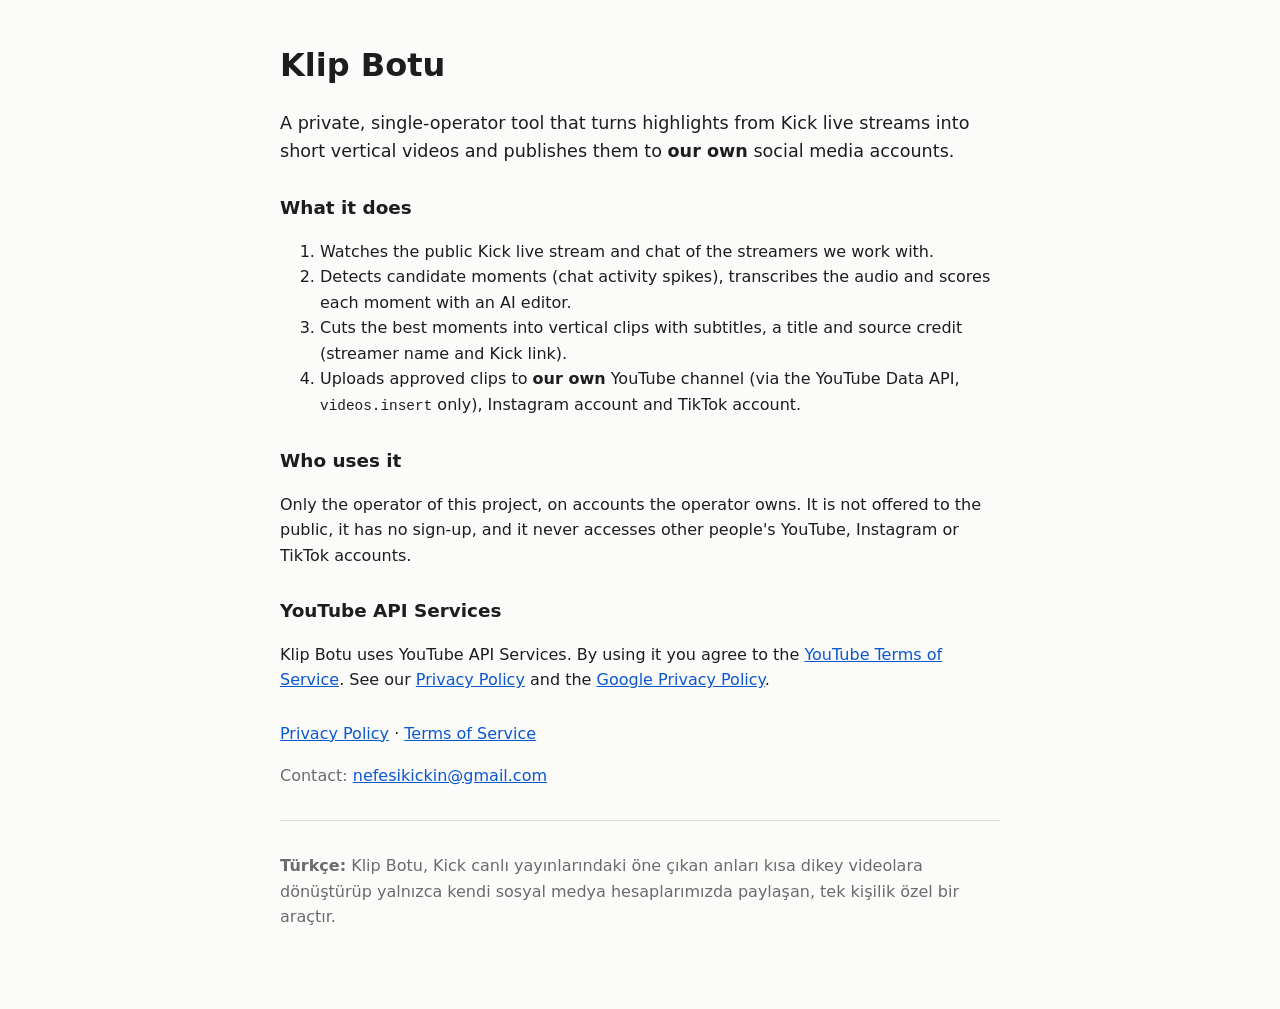
<file: index.html>
<!doctype html>
<html lang="en">
<head>
<meta charset="utf-8">
<meta name="viewport" content="width=device-width, initial-scale=1">
<title>Klip Botu</title>
<link rel="stylesheet" href="style.css">
</head>
<body>
<main>
  <h1>Klip Botu</h1>
  <p class="lead">A private, single-operator tool that turns highlights from Kick live streams into short vertical videos and publishes them to <strong>our own</strong> social media accounts.</p>

  <h2>What it does</h2>
  <ol>
    <li>Watches the public Kick live stream and chat of the streamers we work with.</li>
    <li>Detects candidate moments (chat activity spikes), transcribes the audio and scores each moment with an AI editor.</li>
    <li>Cuts the best moments into vertical clips with subtitles, a title and source credit (streamer name and Kick link).</li>
    <li>Uploads approved clips to <strong>our own</strong> YouTube channel (via the YouTube Data API, <code>videos.insert</code> only), Instagram account and TikTok account.</li>
  </ol>

  <h2>Who uses it</h2>
  <p>Only the operator of this project, on accounts the operator owns. It is not offered to the public, it has no sign-up, and it never accesses other people's YouTube, Instagram or TikTok accounts.</p>

  <h2>YouTube API Services</h2>
  <p>Klip Botu uses YouTube API Services. By using it you agree to the <a href="https://www.youtube.com/t/terms">YouTube Terms of Service</a>. See our <a href="privacy.html">Privacy Policy</a> and the <a href="https://policies.google.com/privacy">Google Privacy Policy</a>.</p>

  <nav>
    <a href="privacy.html">Privacy Policy</a> ·
    <a href="terms.html">Terms of Service</a>
  </nav>
  <p class="contact">Contact: <a href="mailto:nefesikickin@gmail.com">nefesikickin@gmail.com</a></p>

  <hr>
  <p class="tr"><strong>Türkçe:</strong> Klip Botu, Kick canlı yayınlarındaki öne çıkan anları kısa dikey videolara dönüştürüp yalnızca kendi sosyal medya hesaplarımızda paylaşan, tek kişilik özel bir araçtır.</p>
</main>
</body>
</html>
</file>
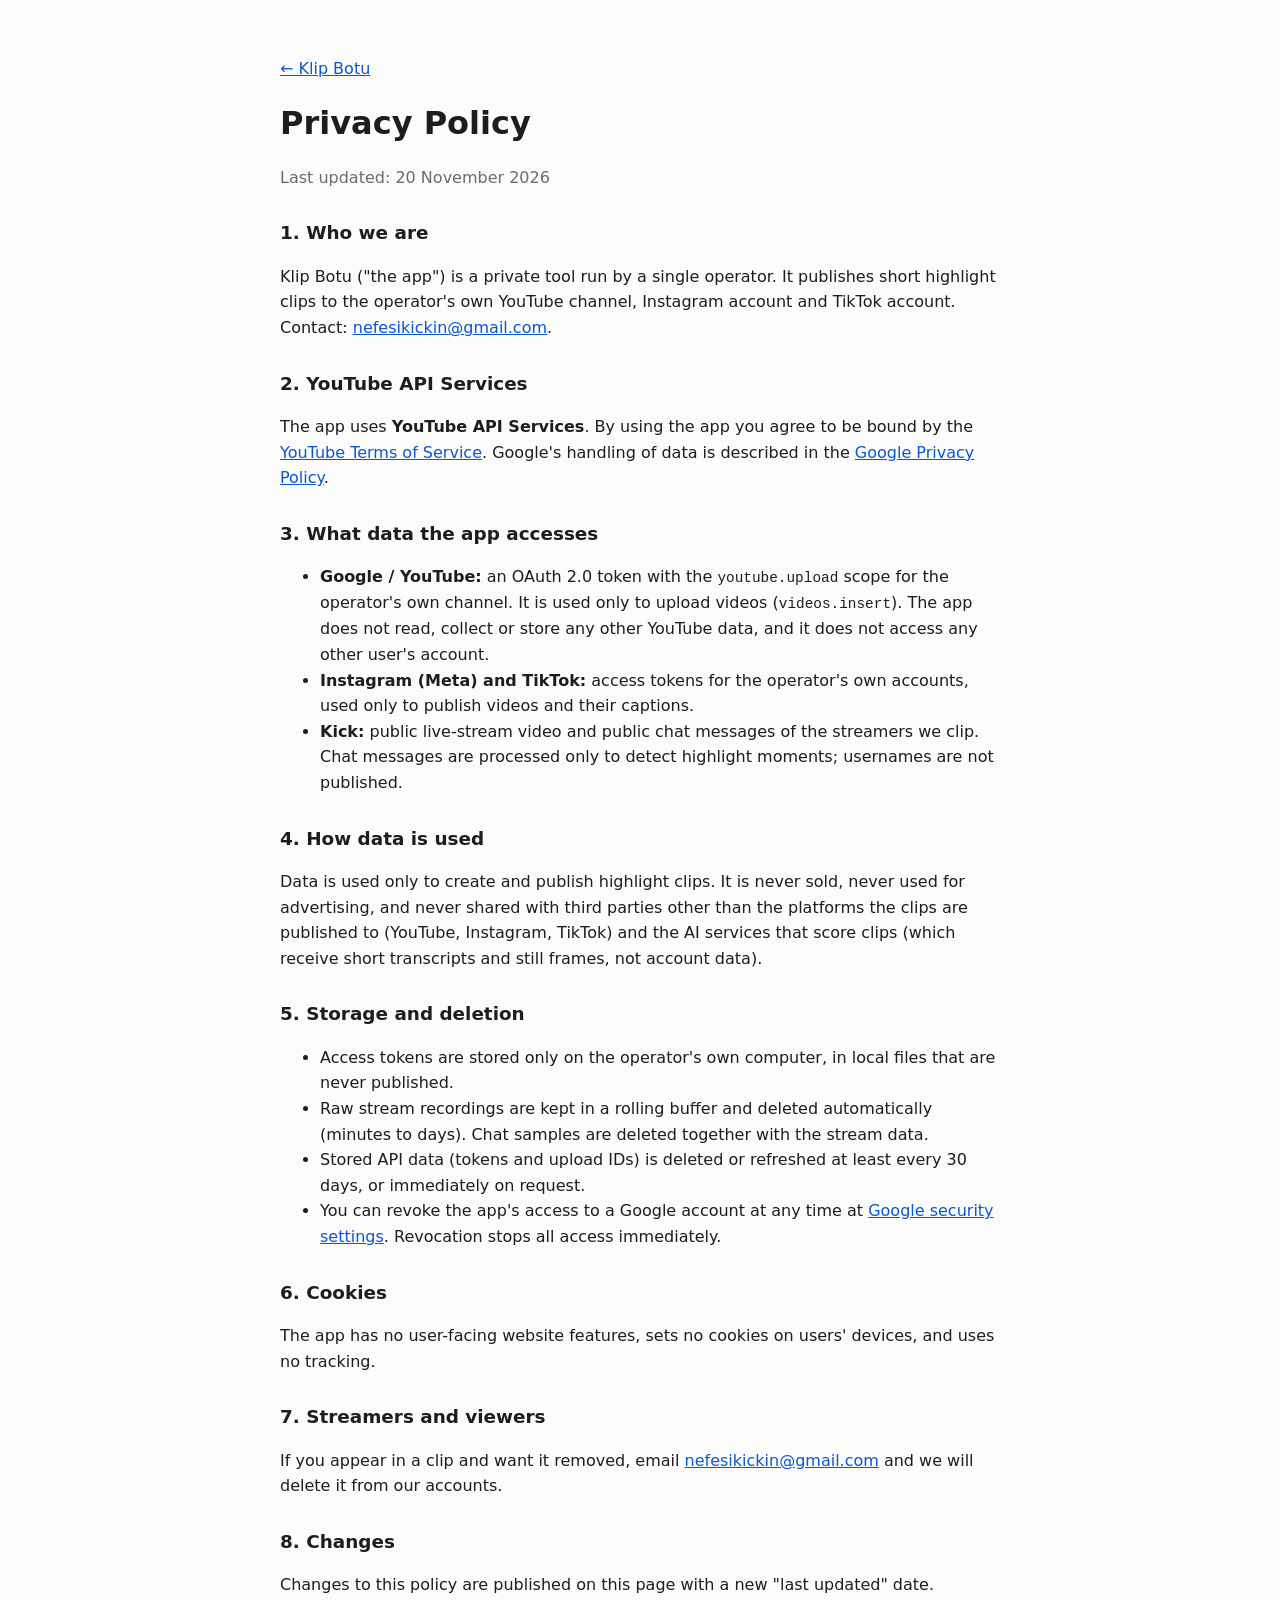
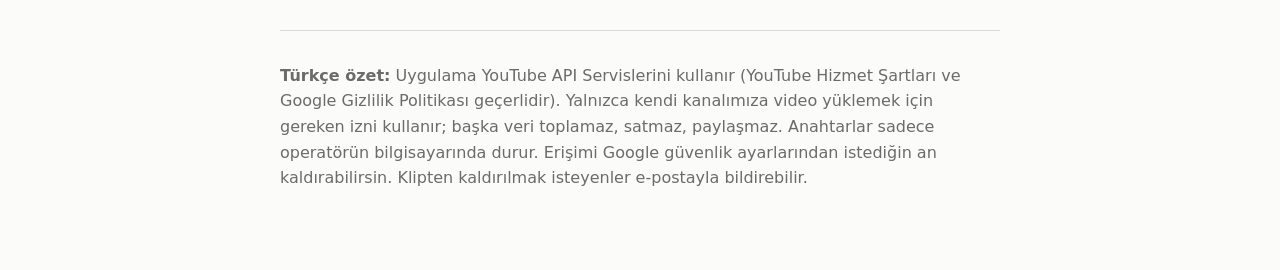
<file: privacy.html>
<!doctype html>
<html lang="en">
<head>
<meta charset="utf-8">
<meta name="viewport" content="width=device-width, initial-scale=1">
<title>Privacy Policy – Klip Botu</title>
<link rel="stylesheet" href="style.css">
</head>
<body>
<main>
  <p><a href="index.html">← Klip Botu</a></p>
  <h1>Privacy Policy</h1>
  <p class="meta">Last updated: 20 November 2026</p>

  <h2>1. Who we are</h2>
  <p>Klip Botu ("the app") is a private tool run by a single operator. It publishes short highlight clips to the operator's own YouTube channel, Instagram account and TikTok account. Contact: <a href="mailto:nefesikickin@gmail.com">nefesikickin@gmail.com</a>.</p>

  <h2>2. YouTube API Services</h2>
  <p>The app uses <strong>YouTube API Services</strong>. By using the app you agree to be bound by the <a href="https://www.youtube.com/t/terms">YouTube Terms of Service</a>. Google's handling of data is described in the <a href="https://policies.google.com/privacy">Google Privacy Policy</a>.</p>

  <h2>3. What data the app accesses</h2>
  <ul>
    <li><strong>Google / YouTube:</strong> an OAuth 2.0 token with the <code>youtube.upload</code> scope for the operator's own channel. It is used only to upload videos (<code>videos.insert</code>). The app does not read, collect or store any other YouTube data, and it does not access any other user's account.</li>
    <li><strong>Instagram (Meta) and TikTok:</strong> access tokens for the operator's own accounts, used only to publish videos and their captions.</li>
    <li><strong>Kick:</strong> public live-stream video and public chat messages of the streamers we clip. Chat messages are processed only to detect highlight moments; usernames are not published.</li>
  </ul>

  <h2>4. How data is used</h2>
  <p>Data is used only to create and publish highlight clips. It is never sold, never used for advertising, and never shared with third parties other than the platforms the clips are published to (YouTube, Instagram, TikTok) and the AI services that score clips (which receive short transcripts and still frames, not account data).</p>

  <h2>5. Storage and deletion</h2>
  <ul>
    <li>Access tokens are stored only on the operator's own computer, in local files that are never published.</li>
    <li>Raw stream recordings are kept in a rolling buffer and deleted automatically (minutes to days). Chat samples are deleted together with the stream data.</li>
    <li>Stored API data (tokens and upload IDs) is deleted or refreshed at least every 30 days, or immediately on request.</li>
    <li>You can revoke the app's access to a Google account at any time at <a href="https://security.google.com/settings/security/permissions">Google security settings</a>. Revocation stops all access immediately.</li>
  </ul>

  <h2>6. Cookies</h2>
  <p>The app has no user-facing website features, sets no cookies on users' devices, and uses no tracking.</p>

  <h2>7. Streamers and viewers</h2>
  <p>If you appear in a clip and want it removed, email <a href="mailto:nefesikickin@gmail.com">nefesikickin@gmail.com</a> and we will delete it from our accounts.</p>

  <h2>8. Changes</h2>
  <p>Changes to this policy are published on this page with a new "last updated" date.</p>

  <hr>
  <p class="tr"><strong>Türkçe özet:</strong> Uygulama YouTube API Servislerini kullanır (YouTube Hizmet Şartları ve Google Gizlilik Politikası geçerlidir). Yalnızca kendi kanalımıza video yüklemek için gereken izni kullanır; başka veri toplamaz, satmaz, paylaşmaz. Anahtarlar sadece operatörün bilgisayarında durur. Erişimi Google güvenlik ayarlarından istediğin an kaldırabilirsin. Klipten kaldırılmak isteyenler e-postayla bildirebilir.</p>
</main>
</body>
</html>
</file>
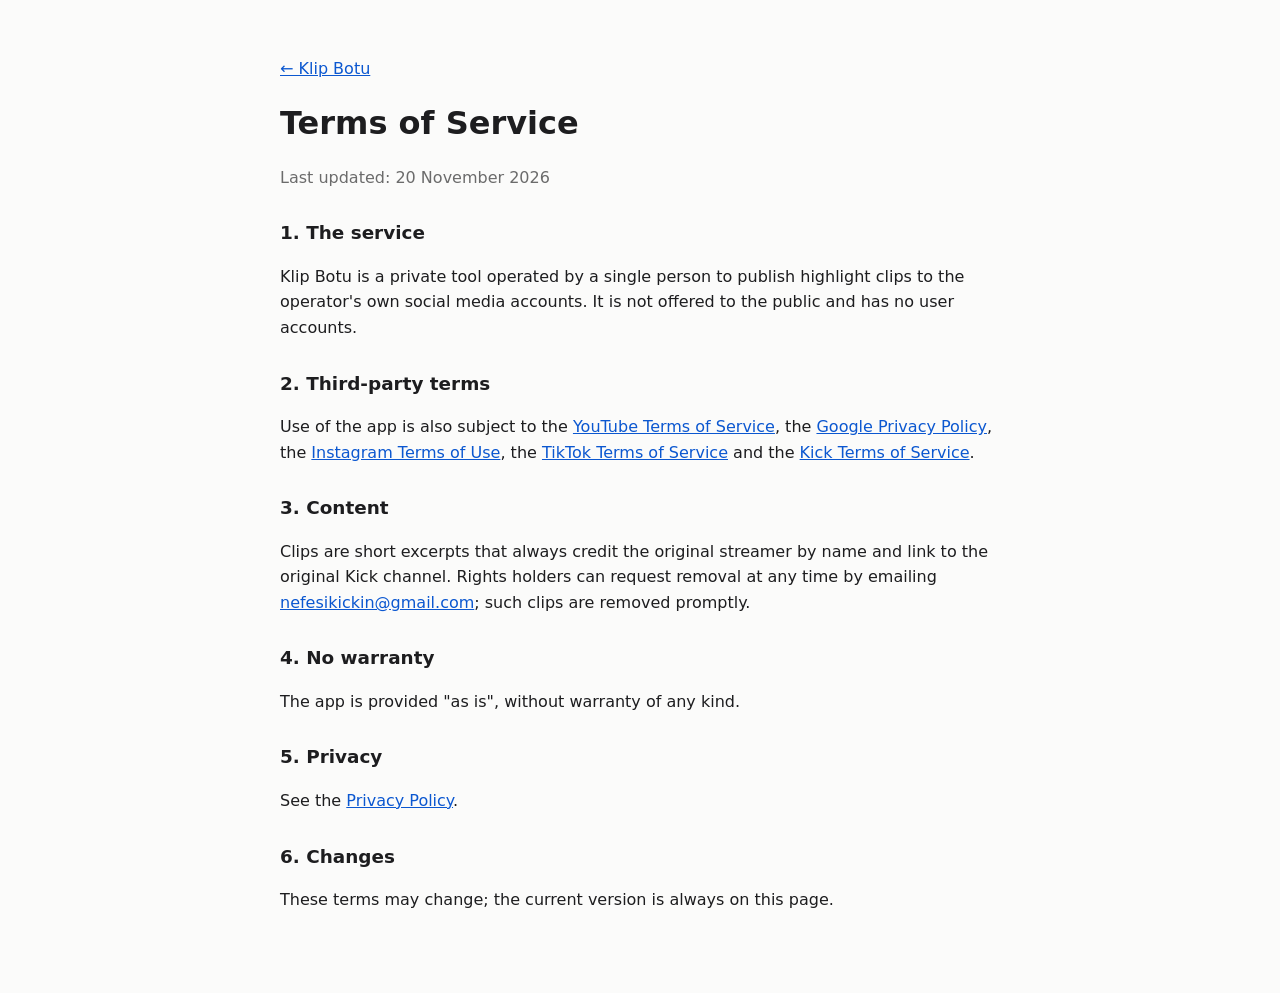
<file: terms.html>
<!doctype html>
<html lang="en">
<head>
<meta charset="utf-8">
<meta name="viewport" content="width=device-width, initial-scale=1">
<title>Terms of Service – Klip Botu</title>
<link rel="stylesheet" href="style.css">
</head>
<body>
<main>
  <p><a href="index.html">← Klip Botu</a></p>
  <h1>Terms of Service</h1>
  <p class="meta">Last updated: 20 November 2026</p>

  <h2>1. The service</h2>
  <p>Klip Botu is a private tool operated by a single person to publish highlight clips to the operator's own social media accounts. It is not offered to the public and has no user accounts.</p>

  <h2>2. Third-party terms</h2>
  <p>Use of the app is also subject to the <a href="https://www.youtube.com/t/terms">YouTube Terms of Service</a>, the <a href="https://policies.google.com/privacy">Google Privacy Policy</a>, the <a href="https://help.instagram.com/581066165581870">Instagram Terms of Use</a>, the <a href="https://www.tiktok.com/legal/terms-of-service">TikTok Terms of Service</a> and the <a href="https://kick.com/terms-of-service">Kick Terms of Service</a>.</p>

  <h2>3. Content</h2>
  <p>Clips are short excerpts that always credit the original streamer by name and link to the original Kick channel. Rights holders can request removal at any time by emailing <a href="mailto:nefesikickin@gmail.com">nefesikickin@gmail.com</a>; such clips are removed promptly.</p>

  <h2>4. No warranty</h2>
  <p>The app is provided "as is", without warranty of any kind.</p>

  <h2>5. Privacy</h2>
  <p>See the <a href="privacy.html">Privacy Policy</a>.</p>

  <h2>6. Changes</h2>
  <p>These terms may change; the current version is always on this page.</p>
</main>
</body>
</html>
</file>
<file: style.css>
:root { color-scheme: light dark; --fg:#1d1d1f; --bg:#fbfbfa; --muted:#6b6b6b; --link:#0b57d0; }
@media (prefers-color-scheme: dark) { :root { --fg:#ececec; --bg:#141414; --muted:#9a9a9a; --link:#8ab4f8; } }
body { margin:0; background:var(--bg); color:var(--fg); font:16px/1.6 system-ui, -apple-system, "Segoe UI", sans-serif; }
main { max-width:720px; margin:0 auto; padding:40px 16px 64px; }
h1 { font-size:2rem; margin:0 0 8px; }
h2 { font-size:1.15rem; margin:28px 0 6px; }
a { color:var(--link); }
.lead { font-size:1.1rem; }
.meta, .contact, .tr { color:var(--muted); }
nav { margin-top:28px; }
code { font-size:.9em; }
hr { border:0; border-top:1px solid color-mix(in srgb, var(--fg) 15%, transparent); margin:32px 0; }
</file>
